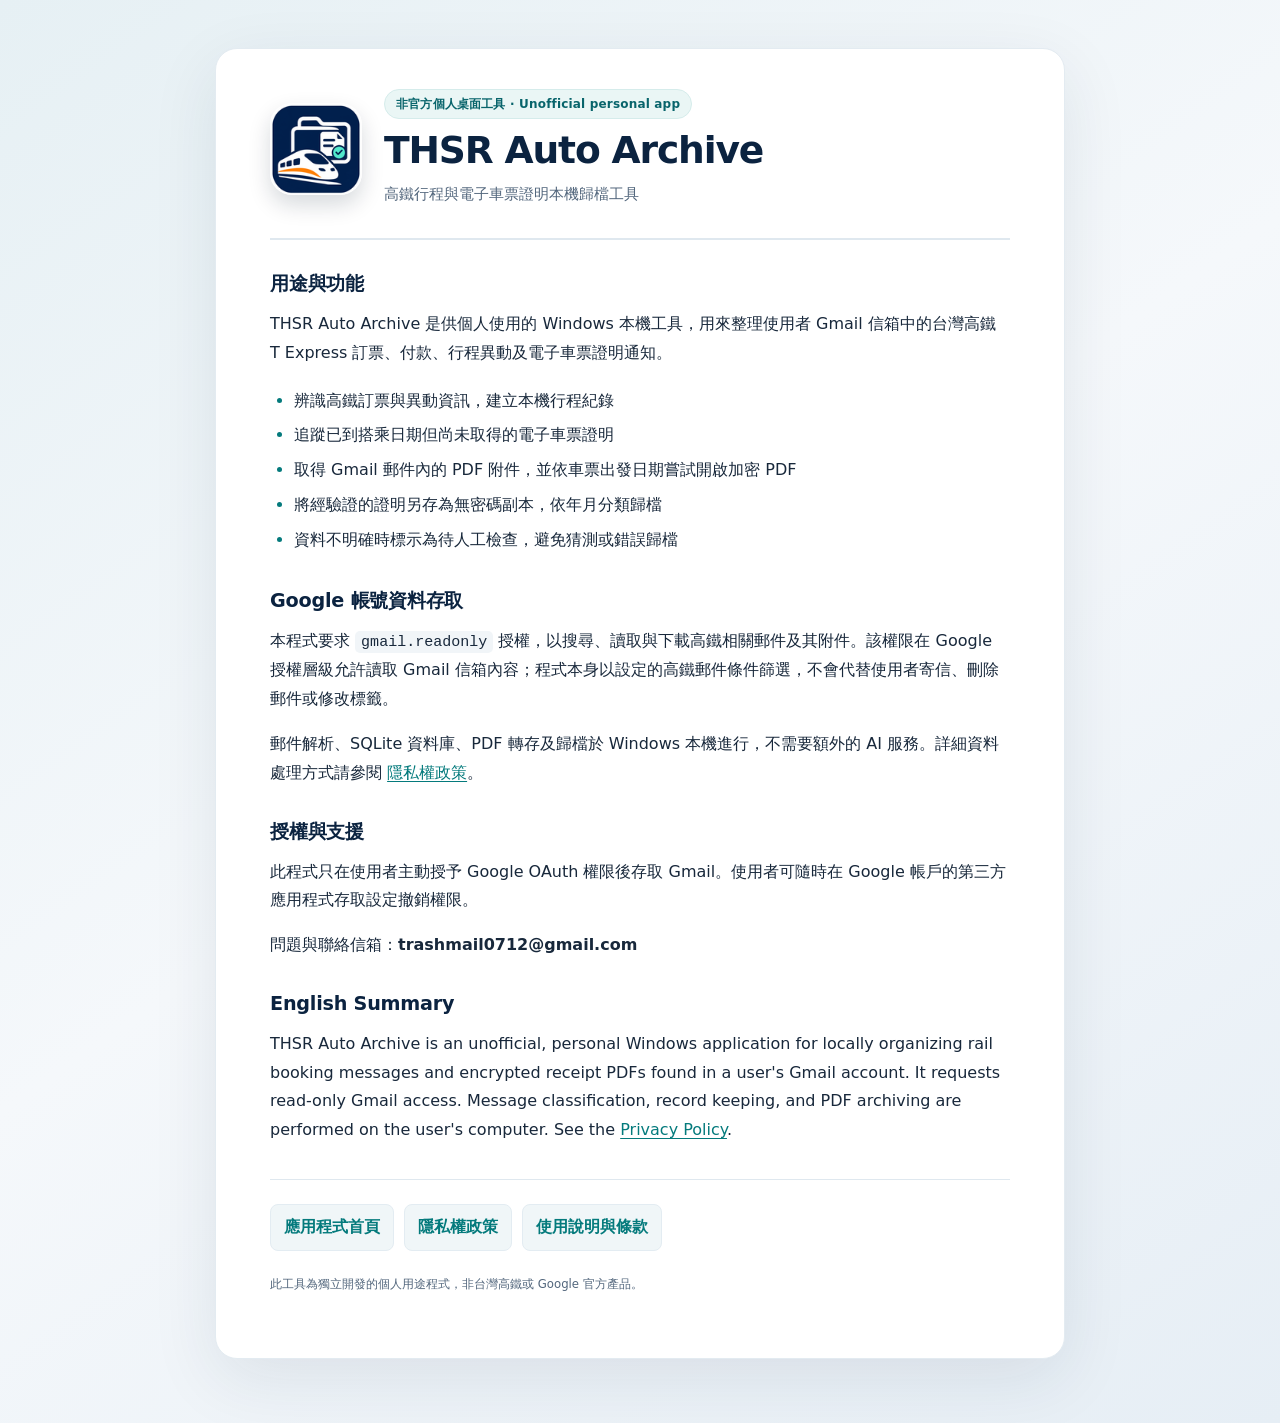
<file: index.html>
<!doctype html>
<html lang="zh-Hant">
<head>
<meta charset="UTF-8">
<meta name="viewport" content="width=device-width, initial-scale=1">
<meta name="robots" content="index,follow">
<!-- For Google Search Console URL-prefix verification, insert the HTML meta verification tag here. -->
<title>應用程式首頁 — THSR Auto Archive</title>
<link rel="stylesheet" href="style.css">
<meta name="theme-color" content="#0b2340">
<link rel="icon" href="THSR_Auto_Archive_Logo_120x120.png" type="image/png">
</head><body><main>
<header><img src="THSR_Auto_Archive_Logo_120x120.png" alt="THSR Auto Archive icon"><div><span class="tag">非官方個人桌面工具 · Unofficial personal app</span><h1>THSR Auto Archive</h1><small>高鐵行程與電子車票證明本機歸檔工具</small></div></header>
<h2>用途與功能</h2>
<p>THSR Auto Archive 是供個人使用的 Windows 本機工具，用來整理使用者 Gmail 信箱中的台灣高鐵 T Express 訂票、付款、行程異動及電子車票證明通知。</p>
<ul><li>辨識高鐵訂票與異動資訊，建立本機行程紀錄</li><li>追蹤已到搭乘日期但尚未取得的電子車票證明</li><li>取得 Gmail 郵件內的 PDF 附件，並依車票出發日期嘗試開啟加密 PDF</li><li>將經驗證的證明另存為無密碼副本，依年月分類歸檔</li><li>資料不明確時標示為待人工檢查，避免猜測或錯誤歸檔</li></ul>
<h2>Google 帳號資料存取</h2>
<p>本程式要求 <code>gmail.readonly</code> 授權，以搜尋、讀取與下載高鐵相關郵件及其附件。該權限在 Google 授權層級允許讀取 Gmail 信箱內容；程式本身以設定的高鐵郵件條件篩選，不會代替使用者寄信、刪除郵件或修改標籤。</p>
<p>郵件解析、SQLite 資料庫、PDF 轉存及歸檔於 Windows 本機進行，不需要額外的 AI 服務。詳細資料處理方式請參閱 <a href="privacy.html">隱私權政策</a>。</p>
<h2>授權與支援</h2>
<p>此程式只在使用者主動授予 Google OAuth 權限後存取 Gmail。使用者可隨時在 Google 帳戶的第三方應用程式存取設定撤銷權限。</p>
<p>問題與聯絡信箱：<strong>trashmail0712@gmail.com</strong></p>
<h2>English Summary</h2>
<p>THSR Auto Archive is an unofficial, personal Windows application for locally organizing rail booking messages and encrypted receipt PDFs found in a user's Gmail account. It requests read-only Gmail access. Message classification, record keeping, and PDF archiving are performed on the user's computer. See the <a href="privacy.html">Privacy Policy</a>.</p>

<nav><a href="index.html">應用程式首頁</a><a href="privacy.html">隱私權政策</a><a href="terms.html">使用說明與條款</a></nav>
<p class="muted"><small>此工具為獨立開發的個人用途程式，非台灣高鐵或 Google 官方產品。</small></p>
</main></body></html>
</file>
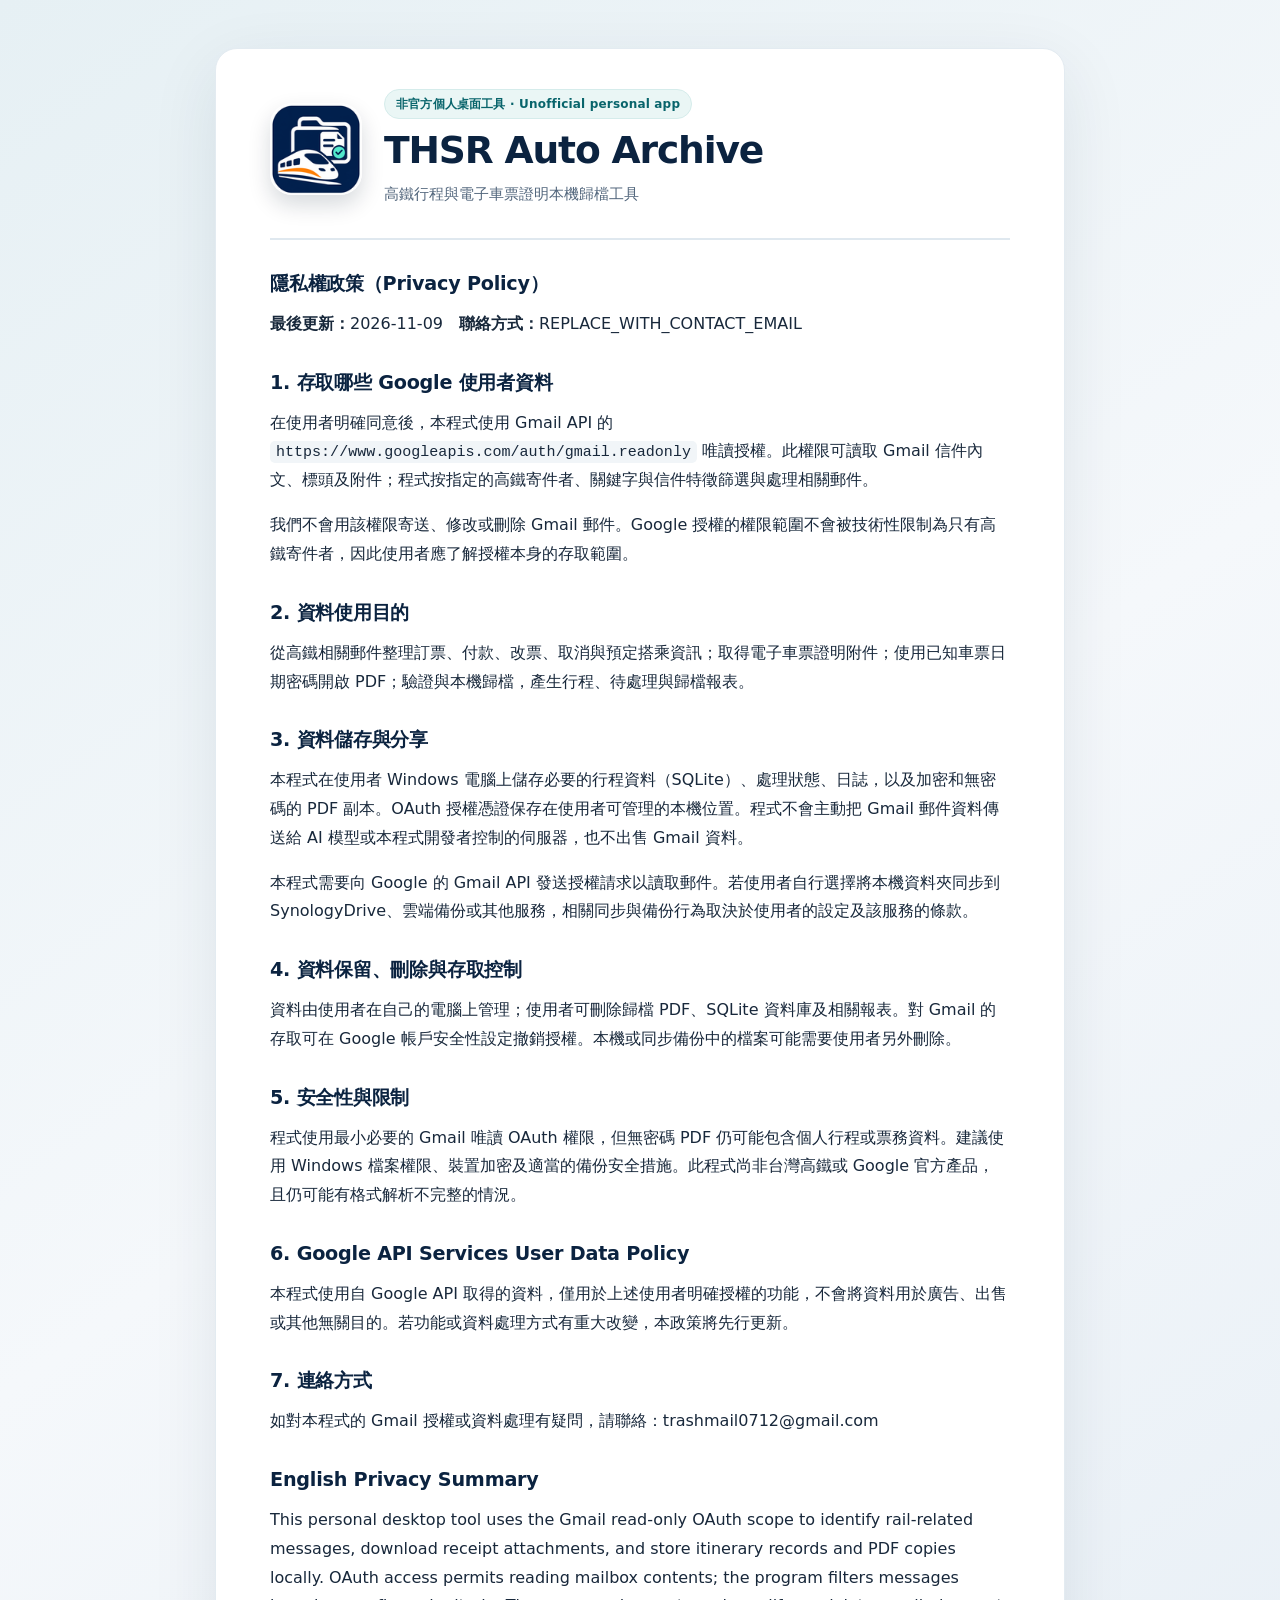
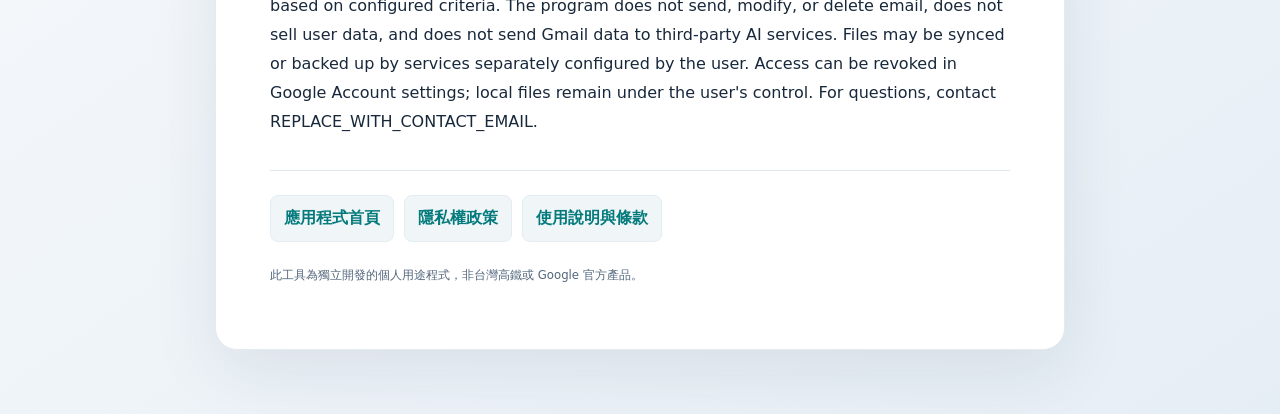
<file: privacy.html>
<!doctype html>
<html lang="zh-Hant">
<head>
<meta charset="UTF-8">
<meta name="viewport" content="width=device-width, initial-scale=1">
<meta name="robots" content="index,follow">
<!-- For Google Search Console URL-prefix verification, insert the HTML meta verification tag here. -->
<title>隱私權政策 — THSR Auto Archive</title>
<link rel="stylesheet" href="style.css">
<meta name="theme-color" content="#0b2340">
<link rel="icon" href="THSR_Auto_Archive_Logo_120x120.png" type="image/png">
</head><body><main>
<header><img src="THSR_Auto_Archive_Logo_120x120.png" alt="THSR Auto Archive icon"><div><span class="tag">非官方個人桌面工具 · Unofficial personal app</span><h1>THSR Auto Archive</h1><small>高鐵行程與電子車票證明本機歸檔工具</small></div></header>
<h2>隱私權政策（Privacy Policy）</h2>
<p><strong>最後更新：</strong>2026-11-09　<strong>聯絡方式：</strong>REPLACE_WITH_CONTACT_EMAIL</p>
<h2>1. 存取哪些 Google 使用者資料</h2>
<p>在使用者明確同意後，本程式使用 Gmail API 的 <code>https://www.googleapis.com/auth/gmail.readonly</code> 唯讀授權。此權限可讀取 Gmail 信件內文、標頭及附件；程式按指定的高鐵寄件者、關鍵字與信件特徵篩選與處理相關郵件。</p>
<p>我們不會用該權限寄送、修改或刪除 Gmail 郵件。Google 授權的權限範圍不會被技術性限制為只有高鐵寄件者，因此使用者應了解授權本身的存取範圍。</p>
<h2>2. 資料使用目的</h2>
<p>從高鐵相關郵件整理訂票、付款、改票、取消與預定搭乘資訊；取得電子車票證明附件；使用已知車票日期密碼開啟 PDF；驗證與本機歸檔，產生行程、待處理與歸檔報表。</p>
<h2>3. 資料儲存與分享</h2>
<p>本程式在使用者 Windows 電腦上儲存必要的行程資料（SQLite）、處理狀態、日誌，以及加密和無密碼的 PDF 副本。OAuth 授權憑證保存在使用者可管理的本機位置。程式不會主動把 Gmail 郵件資料傳送給 AI 模型或本程式開發者控制的伺服器，也不出售 Gmail 資料。</p>
<p>本程式需要向 Google 的 Gmail API 發送授權請求以讀取郵件。若使用者自行選擇將本機資料夾同步到 SynologyDrive、雲端備份或其他服務，相關同步與備份行為取決於使用者的設定及該服務的條款。</p>
<h2>4. 資料保留、刪除與存取控制</h2>
<p>資料由使用者在自己的電腦上管理；使用者可刪除歸檔 PDF、SQLite 資料庫及相關報表。對 Gmail 的存取可在 Google 帳戶安全性設定撤銷授權。本機或同步備份中的檔案可能需要使用者另外刪除。</p>
<h2>5. 安全性與限制</h2>
<p>程式使用最小必要的 Gmail 唯讀 OAuth 權限，但無密碼 PDF 仍可能包含個人行程或票務資料。建議使用 Windows 檔案權限、裝置加密及適當的備份安全措施。此程式尚非台灣高鐵或 Google 官方產品，且仍可能有格式解析不完整的情況。</p>
<h2>6. Google API Services User Data Policy</h2>
<p>本程式使用自 Google API 取得的資料，僅用於上述使用者明確授權的功能，不會將資料用於廣告、出售或其他無關目的。若功能或資料處理方式有重大改變，本政策將先行更新。</p>
<h2>7. 連絡方式</h2>
<p>如對本程式的 Gmail 授權或資料處理有疑問，請聯絡：trashmail0712@gmail.com</p>
<h2>English Privacy Summary</h2>
<p>This personal desktop tool uses the Gmail read-only OAuth scope to identify rail-related messages, download receipt attachments, and store itinerary records and PDF copies locally. OAuth access permits reading mailbox contents; the program filters messages based on configured criteria. The program does not send, modify, or delete email, does not sell user data, and does not send Gmail data to third-party AI services. Files may be synced or backed up by services separately configured by the user. Access can be revoked in Google Account settings; local files remain under the user's control. For questions, contact REPLACE_WITH_CONTACT_EMAIL.</p>

<nav><a href="index.html">應用程式首頁</a><a href="privacy.html">隱私權政策</a><a href="terms.html">使用說明與條款</a></nav>
<p class="muted"><small>此工具為獨立開發的個人用途程式，非台灣高鐵或 Google 官方產品。</small></p>
</main></body></html>
</file>
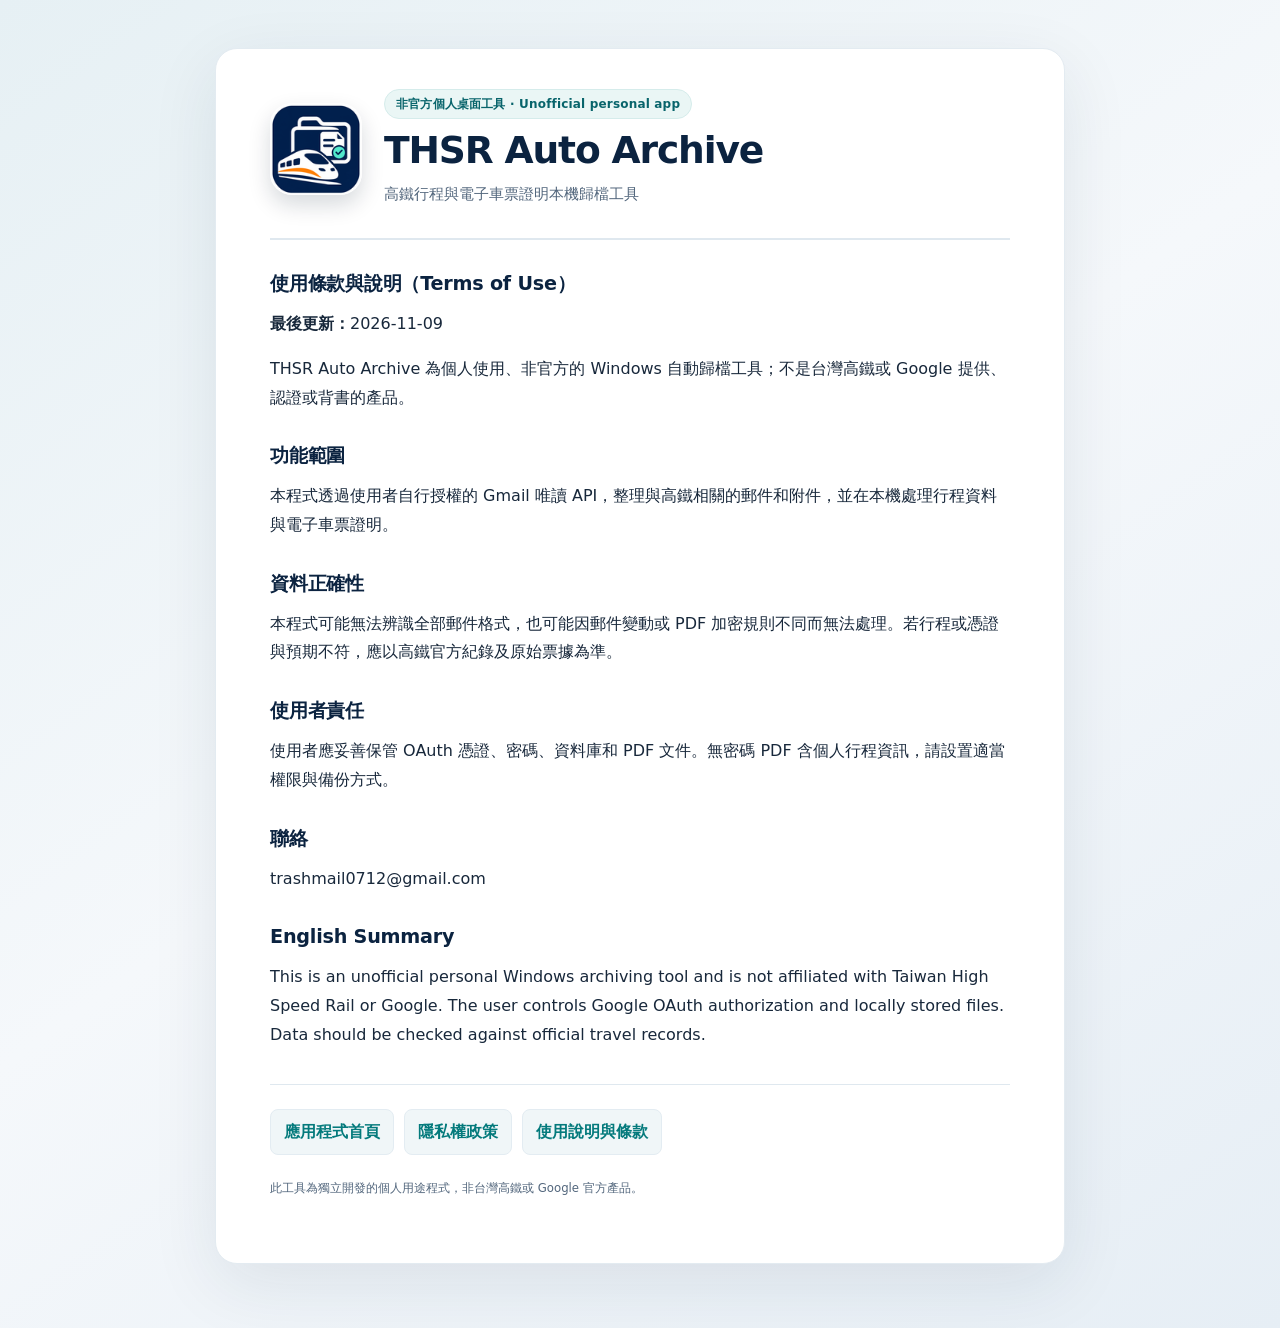
<file: terms.html>
<!doctype html>
<html lang="zh-Hant">
<head>
<meta charset="UTF-8">
<meta name="viewport" content="width=device-width, initial-scale=1">
<meta name="robots" content="index,follow">
<!-- For Google Search Console URL-prefix verification, insert the HTML meta verification tag here. -->
<title>使用說明與條款 — THSR Auto Archive</title>
<link rel="stylesheet" href="style.css">
<meta name="theme-color" content="#0b2340">
<link rel="icon" href="THSR_Auto_Archive_Logo_120x120.png" type="image/png">
</head><body><main>
<header><img src="THSR_Auto_Archive_Logo_120x120.png" alt="THSR Auto Archive icon"><div><span class="tag">非官方個人桌面工具 · Unofficial personal app</span><h1>THSR Auto Archive</h1><small>高鐵行程與電子車票證明本機歸檔工具</small></div></header>
<h2>使用條款與說明（Terms of Use）</h2>
<p><strong>最後更新：</strong>2026-11-09</p>
<p>THSR Auto Archive 為個人使用、非官方的 Windows 自動歸檔工具；不是台灣高鐵或 Google 提供、認證或背書的產品。</p>
<h2>功能範圍</h2>
<p>本程式透過使用者自行授權的 Gmail 唯讀 API，整理與高鐵相關的郵件和附件，並在本機處理行程資料與電子車票證明。</p>
<h2>資料正確性</h2>
<p>本程式可能無法辨識全部郵件格式，也可能因郵件變動或 PDF 加密規則不同而無法處理。若行程或憑證與預期不符，應以高鐵官方紀錄及原始票據為準。</p>
<h2>使用者責任</h2>
<p>使用者應妥善保管 OAuth 憑證、密碼、資料庫和 PDF 文件。無密碼 PDF 含個人行程資訊，請設置適當權限與備份方式。</p>
<h2>聯絡</h2>
<p>trashmail0712@gmail.com</p>
<h2>English Summary</h2>
<p>This is an unofficial personal Windows archiving tool and is not affiliated with Taiwan High Speed Rail or Google. The user controls Google OAuth authorization and locally stored files. Data should be checked against official travel records.</p>

<nav><a href="index.html">應用程式首頁</a><a href="privacy.html">隱私權政策</a><a href="terms.html">使用說明與條款</a></nav>
<p class="muted"><small>此工具為獨立開發的個人用途程式，非台灣高鐵或 Google 官方產品。</small></p>
</main></body></html>
</file>
<file: style.css>
:root{color-scheme:light;--navy:#0b2340;--navy2:#142d4b;--ink:#18283b;--muted:#53677d;--line:#dfe8ef;--teal:#047a7c;--orange:#e88932;--cream:#f7fbfd;--soft:#eaf6f5}
*,*::before,*::after{box-sizing:border-box}
html{scroll-behavior:smooth}
body{margin:0;background:linear-gradient(145deg,#e6f0f4 0%,#f5f8fb 48%,#e6eef5 100%);color:var(--ink);font-family:system-ui,-apple-system,BlinkMacSystemFont,"Noto Sans TC","Microsoft JhengHei",sans-serif;line-height:1.8;min-height:100vh}
main{max-width:850px;margin:48px auto 64px;padding:40px 54px 46px;background:#fff;border:1px solid #e3ebf1;border-radius:22px;box-shadow:0 20px 68px rgba(18,45,72,.09)}
header{display:flex;gap:22px;align-items:center;padding:0 0 29px;margin:0 0 31px;border-bottom:2px solid var(--line)}
header img{width:92px;height:92px;border-radius:22px;object-fit:cover;box-shadow:0 10px 22px rgba(6,24,44,.16);flex:none}
h1{font-size:clamp(1.65rem,3.6vw,2.35rem);line-height:1.23;letter-spacing:-.03em;color:var(--navy);margin:8px 0 7px;font-weight:800}
h2{margin:31px 0 12px;font-size:1.2rem;line-height:1.4;letter-spacing:-.012em;color:var(--navy);font-weight:750}
h2:first-of-type{margin-top:0}
p{margin:12px 0 16px;font-size:1rem}ul{margin:12px 0 18px;padding-left:24px}li{padding:3px 0}li::marker{color:var(--teal)}
header small{font-size:.95rem;color:var(--muted)}.tag{display:inline-block;font-weight:650;font-size:.75rem;line-height:1.5;letter-spacing:.015em;padding:5px 11px;background:var(--soft);color:#08646b;border:1px solid #d5eceb;border-radius:20px}
a{color:var(--teal);text-decoration-thickness:1px;text-underline-offset:3px}a:hover{color:#054d55}a:focus-visible{outline:3px solid var(--orange);outline-offset:4px;border-radius:3px}
code{font-size:.94em;background:#f1f5f8;padding:2px 6px;border-radius:5px;word-break:break-word}
nav{display:flex;gap:10px;flex-wrap:wrap;border-top:1px solid var(--line);padding-top:24px;margin-top:34px}
nav a{display:inline-flex;align-items:center;border-radius:8px;text-decoration:none;font-weight:670;padding:8px 13px;background:#f0f6f8;border:1px solid #e3ecf2}
nav a:hover{background:#e8f2f3}
.muted{color:var(--muted);font-size:.88rem;margin-top:20px}
@media(max-width:670px){main{margin:0;min-height:100vh;padding:27px 23px 36px;border-radius:0;border:0}header{gap:16px;align-items:flex-start}header img{width:67px;height:67px;border-radius:15px}header small{font-size:.84rem}h1{margin:6px 0 4px}p,li{font-size:.96rem}}
@media(prefers-reduced-motion:reduce){html{scroll-behavior:auto}}
</file>
